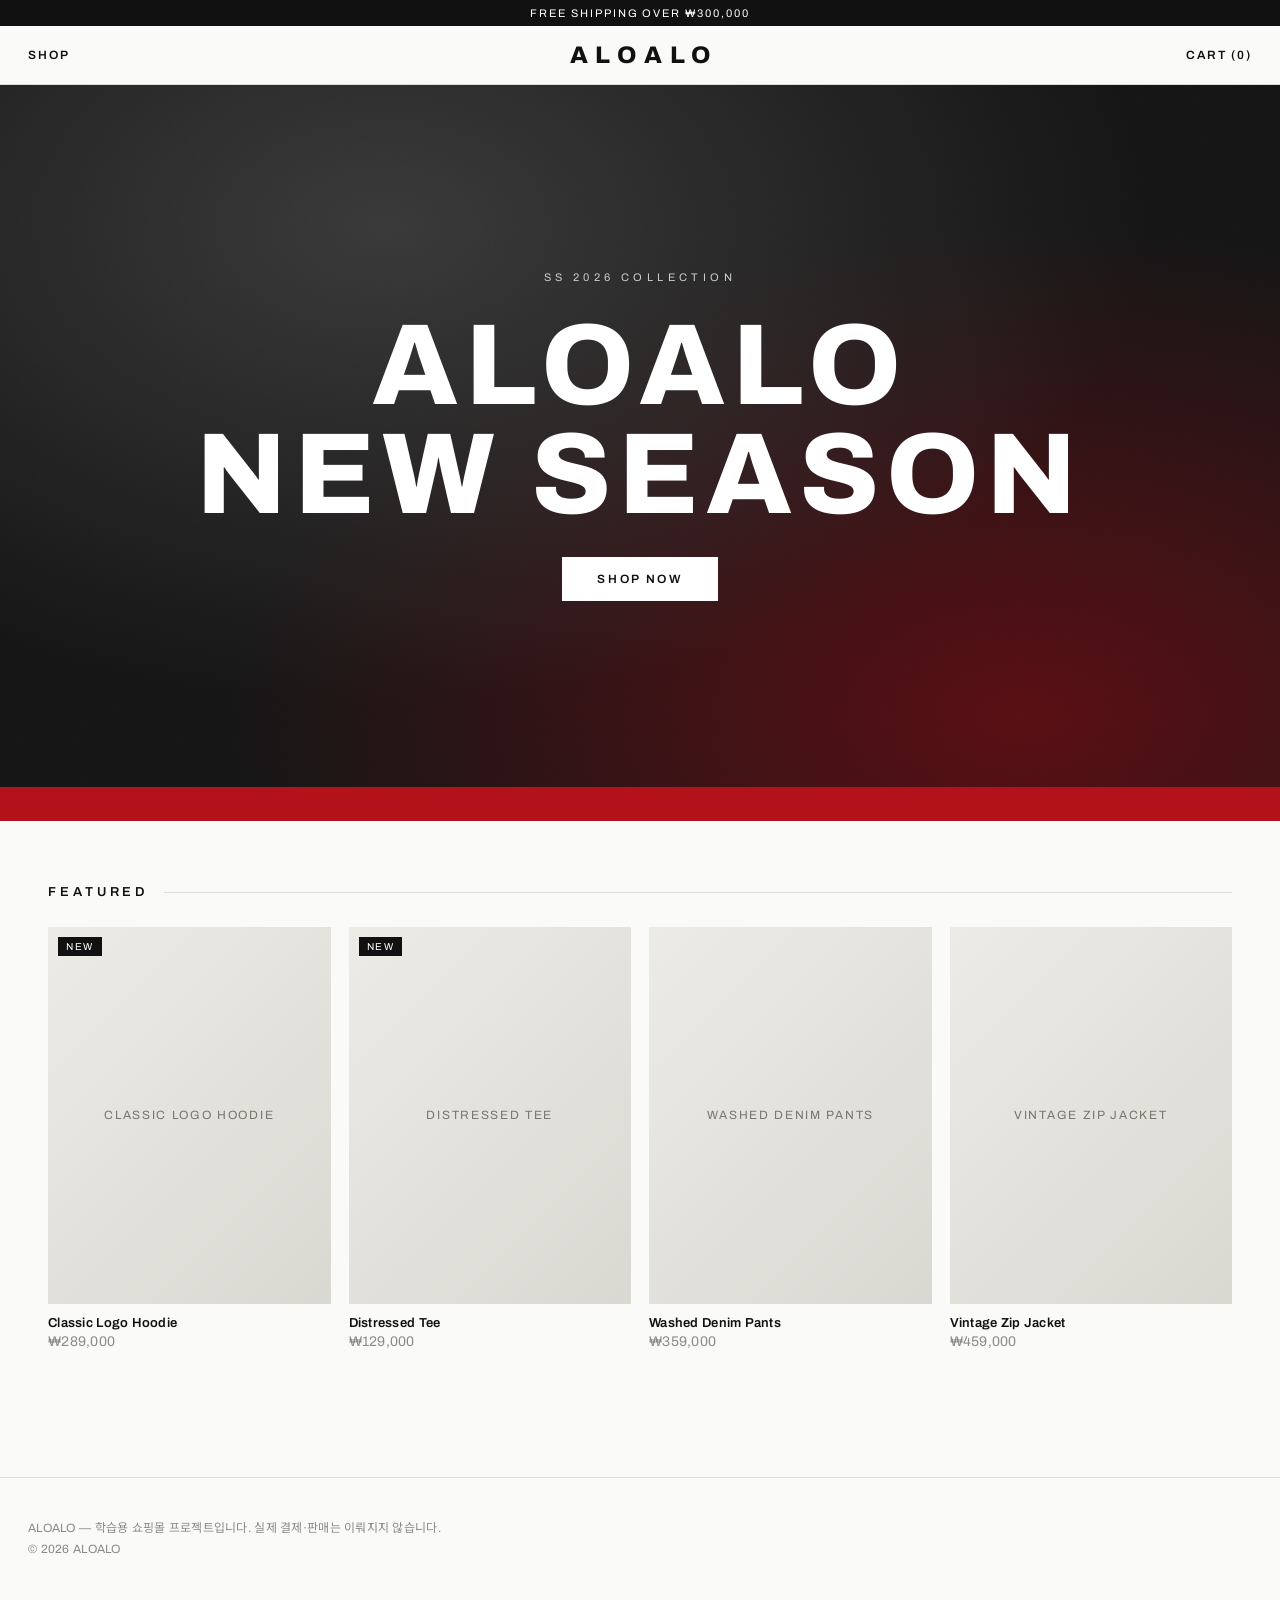
<file: index.html>
<!doctype html>
<html lang="ko"><head><meta charset="utf-8"><meta name="viewport" content="width=device-width,initial-scale=1">
<title>ALOALO</title><link rel="stylesheet" href="css/style.css"></head><body>
<header id="site-header"></header>
<main>
  <section class="hero"><small>SS 2026 COLLECTION</small><h1>ALOALO<br>NEW SEASON</h1><a class="btn" href="products.html">SHOP NOW</a></section>
  <div class="marquee"><span>NEW ARRIVALS — FREE SHIPPING OVER ₩300,000 — LIMITED DROP — NEW ARRIVALS — FREE SHIPPING OVER ₩300,000 — LIMITED DROP —</span></div>
  <section class="section"><h2>FEATURED</h2><div class="grid" id="featured"></div></section>
</main>
<footer id="site-footer"></footer>
<script src="js/data.js"></script><script src="js/cart.js"></script><script src="js/main.js"></script>
<script>document.getElementById("featured").innerHTML = PRODUCTS.slice(0,4).map(productCard).join("");</script>
</body></html>
</file>
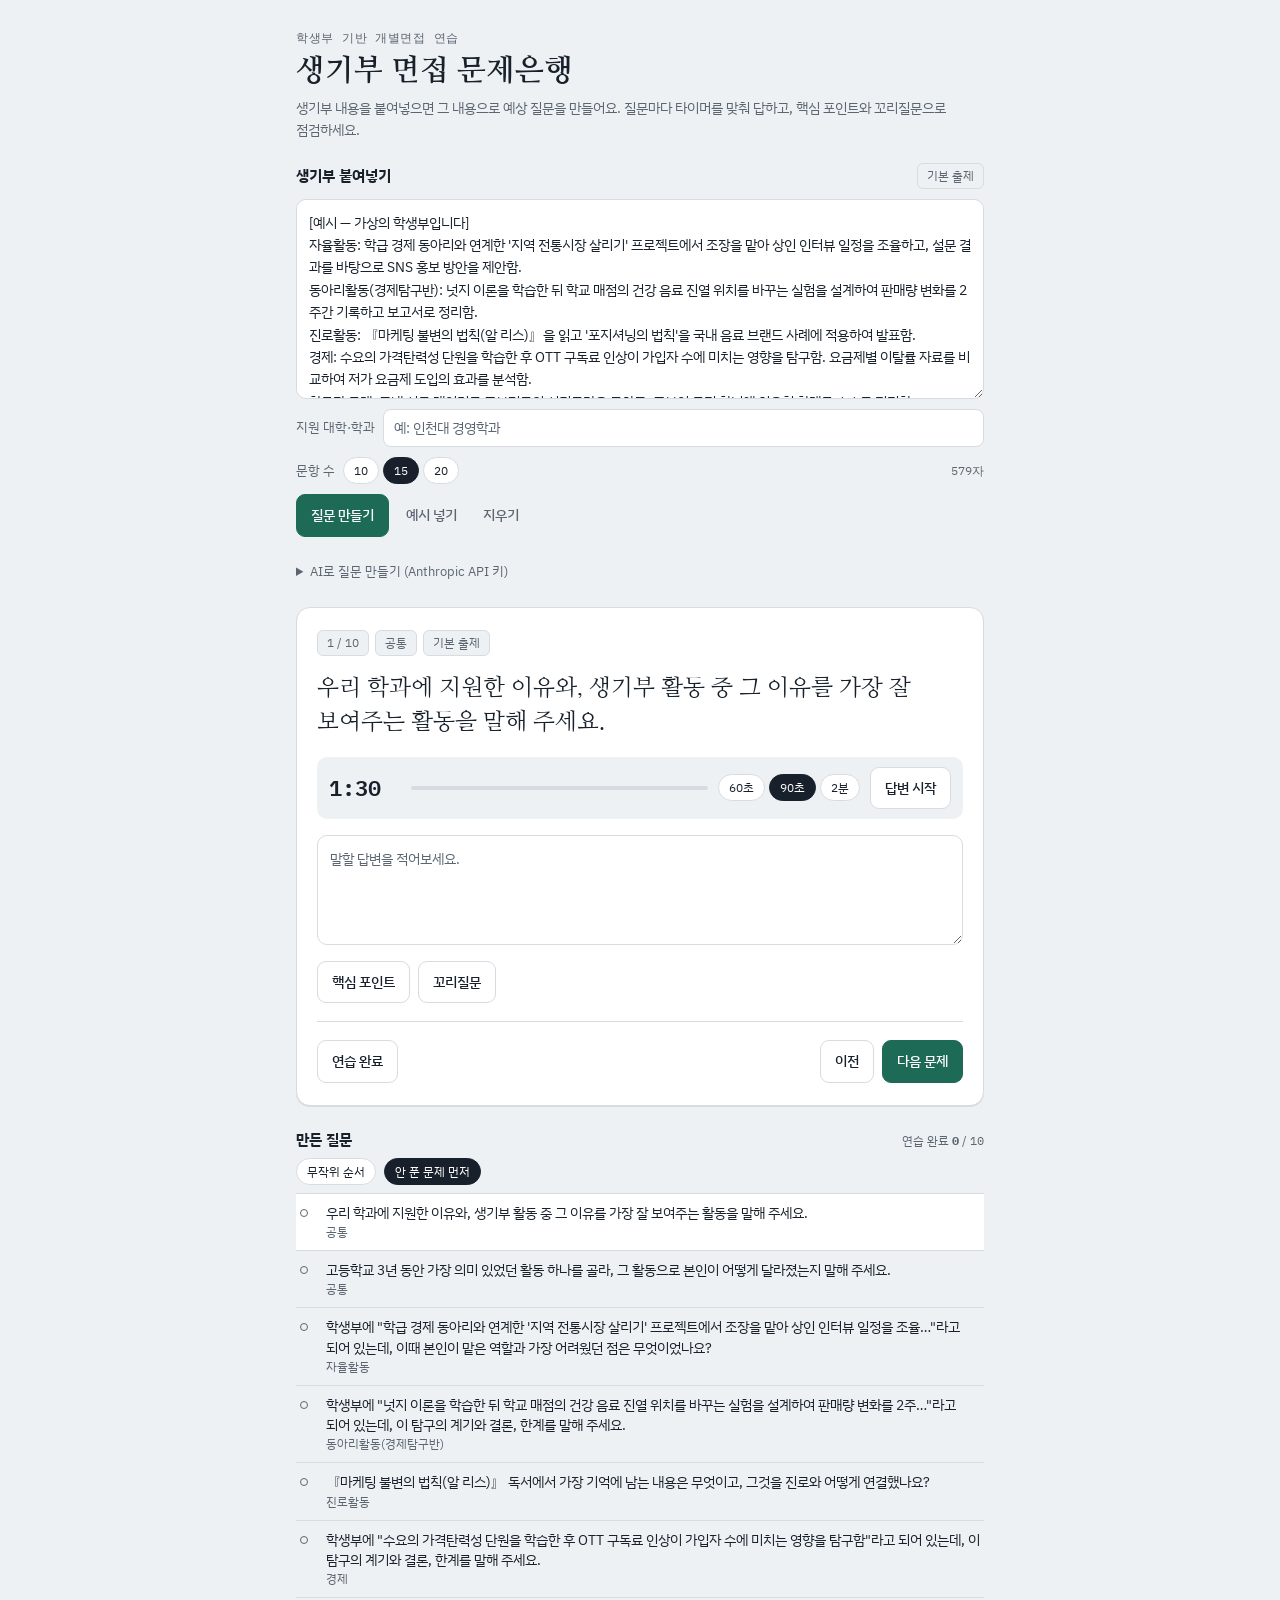
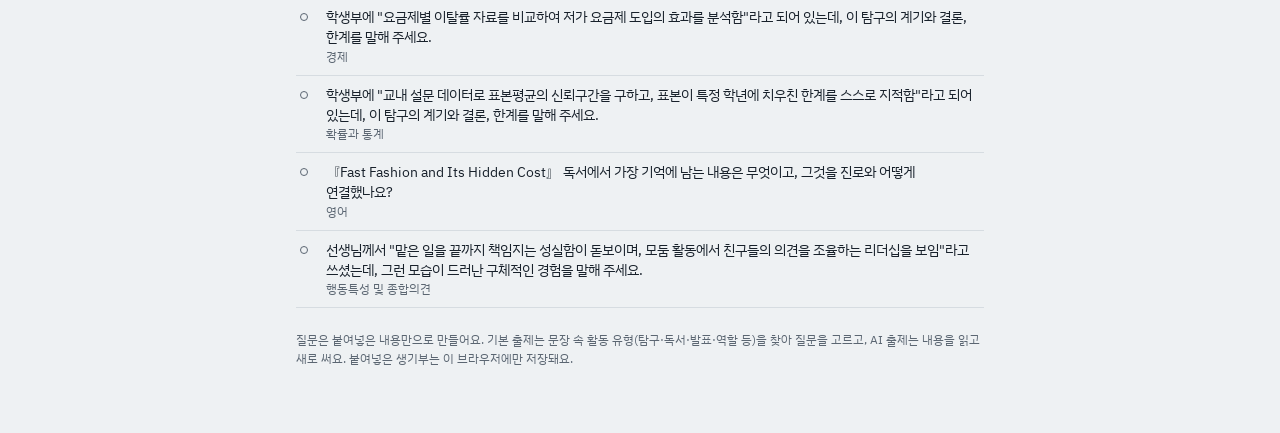
<file: interview/index.html>
<!doctype html>
<html lang="ko">
<head>
<meta charset="utf-8">
<meta name="viewport" content="width=device-width,initial-scale=1,viewport-fit=cover">
<style>:root{padding-top:env(safe-area-inset-top,0px);padding-bottom:env(safe-area-inset-bottom,0px)}body{margin:0}img{max-width:100%}[hidden]{display:none!important}</style>
<title>생기부 면접 문제은행</title>
<link rel="preconnect" href="https://fonts.googleapis.com">
<link rel="stylesheet" href="https://fonts.googleapis.com/css2?family=IBM+Plex+Sans+KR:wght@400;500;600;700&family=Nanum+Myeongjo:wght@700;800&family=IBM+Plex+Mono:wght@500;600&display=swap">
<style>
/* Layout: one column — paste the record, then a drawn question card, then the generated question list */
:root{
  --bg:#EEF1F3; --paper:#FFFFFF; --ink:#18212B; --muted:#5B6672; --line:#D6DCE1;
  --accent:#1D6B57; --accent-soft:#DCEDE6; --mark:#E9F5A8; --warn:#B4472B; --warn-soft:#F8E3DC; --ai:#3B4FA0; --ai-soft:#E3E7F6;
  --f-display:"Nanum Myeongjo","AppleMyungjo","Batang",serif;
  --f-body:"IBM Plex Sans KR","Apple SD Gothic Neo","Malgun Gothic",system-ui,sans-serif;
  --f-mono:"IBM Plex Mono",ui-monospace,"SFMono-Regular",monospace;
}
@media (prefers-color-scheme: dark){:root:not([data-theme="light"]){
  --bg:#12171C; --paper:#1A2128; --ink:#E6EBEF; --muted:#98A3AE; --line:#2C353E;
  --accent:#5FC2A3; --accent-soft:#1D3530; --mark:#4A5320; --warn:#F08A6C; --warn-soft:#3A231C; --ai:#9AAAF0; --ai-soft:#242B47; color-scheme:dark}}
:root[data-theme="dark"]{
  --bg:#12171C; --paper:#1A2128; --ink:#E6EBEF; --muted:#98A3AE; --line:#2C353E;
  --accent:#5FC2A3; --accent-soft:#1D3530; --mark:#4A5320; --warn:#F08A6C; --warn-soft:#3A231C; --ai:#9AAAF0; --ai-soft:#242B47; color-scheme:dark}
*{box-sizing:border-box}
body{background:var(--bg);color:var(--ink);font-family:var(--f-body);font-size:15px;line-height:1.6}
.wrap{max-width:720px;margin:0 auto;padding-block:28px 64px;padding-left:max(16px,env(safe-area-inset-left,0px));padding-right:max(16px,env(safe-area-inset-right,0px));display:flex;flex-direction:column;gap:22px}
header{display:flex;flex-direction:column;gap:6px}
.eyebrow{font-family:var(--f-mono);font-size:12px;letter-spacing:.06em;color:var(--muted)}
h1{font-family:var(--f-display);font-size:30px;line-height:1.25;margin:0;text-wrap:balance}
h2{font-size:15px;margin:0}
.lede{margin:0;color:var(--muted);font-size:14px;word-break:keep-all}
.num{font-family:var(--f-mono);font-variant-numeric:tabular-nums}

.input{display:flex;flex-direction:column;gap:10px}
.row{display:flex;align-items:center;gap:8px;flex-wrap:wrap}
.row label{font-size:13px;color:var(--muted)}
input[type=text],input[type=password],select{font:inherit;font-size:14px;padding:7px 10px;border-radius:8px;border:1px solid var(--line);background:var(--paper);color:var(--ink);min-width:0;flex:1 1 180px;max-width:100%}
textarea{width:100%;resize:vertical;font:inherit;font-size:14px;line-height:1.6;padding:12px;border-radius:10px;border:1px solid var(--line);background:var(--paper);color:var(--ink)}
textarea::placeholder,input::placeholder{color:var(--muted)}
#record{min-height:200px}
.mode{font-size:12px;padding:2px 9px;border-radius:6px}
.mode.ai{background:var(--ai-soft);color:var(--ai)}
.mode.rule{background:var(--bg);color:var(--muted);border:1px solid var(--line)}
.chip{appearance:none;border:1px solid var(--line);background:var(--paper);color:var(--ink);font:inherit;font-size:12px;padding:3px 10px;border-radius:999px;cursor:pointer}
.chip[aria-pressed="true"]{background:var(--ink);color:var(--paper);border-color:var(--ink)}
details.key{font-size:13px;color:var(--muted)}
details.key summary{cursor:pointer;padding:4px 0}
details.key .inner{display:flex;flex-direction:column;gap:8px;padding:8px 0 4px}

.card{background:var(--paper);border:1px solid var(--line);border-radius:14px;padding:22px 20px;display:flex;flex-direction:column;gap:16px;box-shadow:0 1px 0 var(--line)}
.meta{display:flex;flex-wrap:wrap;gap:6px}
.tag{font-size:12px;padding:2px 9px;border-radius:6px;background:var(--bg);color:var(--muted);border:1px solid var(--line)}
.tag.ai{background:var(--ai-soft);color:var(--ai);border-color:transparent}
.quote{font-size:13px;color:var(--muted);border-left:2px solid var(--line);padding-left:10px;margin-top:-4px;word-break:keep-all}
.question{font-family:var(--f-display);font-size:23px;line-height:1.5;margin:0;text-wrap:pretty;word-break:keep-all}
.intent{font-size:13px;color:var(--ai);margin-top:-8px}
.empty{color:var(--muted);font-size:14px}

.timer{display:flex;align-items:center;gap:10px;flex-wrap:wrap;padding:10px 12px;border-radius:10px;background:var(--bg)}
.clock{font-family:var(--f-mono);font-size:22px;font-weight:600;font-variant-numeric:tabular-nums;min-width:72px}
.clock.over{color:var(--warn)}
.tbar{flex:1 1 120px;height:4px;background:var(--line);border-radius:2px;overflow:hidden}
.tbar i{display:block;height:100%;width:0;background:var(--accent)}
.tbar.over i{background:var(--warn)}
.seg{display:flex;gap:4px}
#answer{min-height:110px}

.actions{display:flex;flex-wrap:wrap;gap:8px}
.btn{appearance:none;font:inherit;font-size:14px;font-weight:500;padding:9px 14px;border-radius:9px;border:1px solid var(--line);background:var(--paper);color:var(--ink);cursor:pointer;display:inline-flex;align-items:center;gap:6px}
.btn:hover{border-color:var(--muted)}
.btn.primary{background:var(--accent);border-color:var(--accent);color:var(--paper)}
.btn.ai{background:var(--ai-soft);border-color:transparent;color:var(--ai)}
.btn:disabled{opacity:.5;cursor:default}
.btn.ok[aria-pressed="true"]{background:var(--accent-soft);color:var(--accent);border-color:transparent}
.btn.ghost{border-color:transparent;background:transparent;color:var(--muted);padding-inline:8px}
.spacer{flex:1}
.chip:focus-visible,.btn:focus-visible,select:focus-visible,input:focus-visible,textarea:focus-visible,summary:focus-visible,.qlink:focus-visible{outline:2px solid var(--accent);outline-offset:2px}

.panel{border-left:3px solid var(--accent);padding:4px 0 4px 14px;display:flex;flex-direction:column;gap:6px}
.panel.follow{border-color:var(--muted)}
.panel h3{margin:0;font-size:12px;letter-spacing:.04em;color:var(--muted);font-weight:600}
.panel ul{margin:0;padding-left:18px;display:flex;flex-direction:column;gap:3px}
.feedback{background:var(--ai-soft);border-radius:10px;padding:14px 16px;white-space:pre-wrap;word-break:keep-all;font-size:14px;line-height:1.7}
.feedback .h{display:block;font-weight:700;color:var(--ai);margin-top:8px}
.feedback .h:first-child{margin-top:0}
.note{font-size:12px;color:var(--muted);word-break:keep-all}
.note.err{color:var(--warn)}
.divider{height:1px;background:var(--line);margin:2px 0}

.listhead{display:flex;justify-content:space-between;align-items:baseline;gap:8px;margin-bottom:6px}
.qlist{list-style:none;margin:0;padding:0;display:flex;flex-direction:column;border-top:1px solid var(--line)}
.qlist li{border-bottom:1px solid var(--line)}
.qlink{all:unset;box-sizing:border-box;cursor:pointer;display:grid;grid-template-columns:18px 1fr;gap:8px;padding:9px 4px;width:100%;font-size:13.5px;line-height:1.5;word-break:keep-all}
.qlink:hover{background:var(--paper)}
.qlink.cur{background:var(--paper)}
.qlink .dot{width:8px;height:8px;border-radius:50%;border:1.5px solid var(--muted);margin-top:6px}
.qlink.practiced .dot{background:var(--accent);border-color:var(--accent)}
.qlink small{display:block;color:var(--muted);font-size:12px}
footer{font-size:12px;color:var(--muted);word-break:keep-all}
@media (max-width:480px){h1{font-size:25px}.question{font-size:20px}.card{padding:18px 16px}}
@media (prefers-reduced-motion:reduce){*{transition:none!important}}
</style>

</head>
<body>
<div class="wrap">
  <header>
    <div class="eyebrow">학생부 기반 개별면접 연습</div>
    <h1>생기부 면접 문제은행</h1>
    <p class="lede">생기부 내용을 붙여넣으면 그 내용으로 예상 질문을 만들어요. 질문마다 타이머를 맞춰 답하고, 핵심 포인트와 꼬리질문으로 점검하세요.</p>
  </header>

  <section class="input" aria-label="생기부 입력">
    <div class="row"><h2>생기부 붙여넣기</h2><span class="spacer"></span><span class="mode rule" id="modeTag">기본 출제</span></div>
    <textarea id="record" placeholder="창체, 세특, 행동특성 등 생기부 내용을 그대로 붙여넣으세요. 과목명이나 영역명이 줄 앞에 있으면 출처로 표시돼요."></textarea>
    <div class="row">
      <label for="major">지원 대학·학과</label>
      <input type="text" id="major" placeholder="예: 인천대 경영학과">
    </div>
    <div class="row">
      <label>문항 수</label>
      <div class="seg" id="countSeg"></div>
      <span class="spacer"></span>
      <span class="note num" id="charCount">0자</span>
    </div>
    <div class="actions">
      <button class="btn primary" id="btnMake">질문 만들기</button>
      <button class="btn ghost" id="btnSample">예시 넣기</button>
      <button class="btn ghost" id="btnClear">지우기</button>
    </div>
    <div class="note" id="makeNote"></div>
    <details class="key" id="keyBox" hidden>
      <summary>AI로 질문 만들기 (Anthropic API 키)</summary>
      <div class="inner">
        <div>키를 넣으면 기본 출제 대신 Claude가 생기부를 읽고 질문과 답변 피드백을 만들어요. 키는 이 브라우저에만 저장되고, 요청은 브라우저에서 Anthropic으로 바로 가요. 사용 요금은 키 주인에게 청구돼요.</div>
        <div class="row"><input type="password" id="apiKey" placeholder="sk-ant-..." autocomplete="off"><button class="btn" id="btnKey">저장</button></div>
      </div>
    </details>
  </section>

  <article class="card" id="card" aria-live="polite">
    <div class="meta" id="meta"></div>
    <div class="quote" id="quote" hidden></div>
    <p class="question" id="question"></p>
    <div class="intent" id="intent" hidden></div>

    <div class="timer">
      <span class="clock" id="clock">1:30</span>
      <div class="tbar" id="tbar"><i id="tfill"></i></div>
      <div class="seg" id="tLen"></div>
      <button class="btn" id="tBtn">답변 시작</button>
    </div>

    <textarea id="answer" placeholder="말할 답변을 적어보세요."></textarea>

    <div class="actions">
      <button class="btn" id="btnPoints">핵심 포인트</button>
      <button class="btn" id="btnFollow">꼬리질문</button>
      <button class="btn ai" id="btnFeedback" hidden>AI 피드백</button>
    </div>

    <div class="panel" id="pPoints" hidden><h3>답변에 넣을 것</h3><ul id="points"></ul></div>
    <div class="panel follow" id="pFollow" hidden><h3>예상 꼬리질문</h3><div id="follow"></div></div>
    <div id="fbWrap" hidden><div class="feedback" id="feedback"></div><div class="actions" style="margin-top:8px"><button class="btn" id="fbStop" hidden>멈추기</button></div></div>

    <div class="divider"></div>
    <div class="actions">
      <button class="btn ok" id="btnDone" aria-pressed="false">연습 완료</button>
      <span class="spacer"></span>
      <button class="btn" id="btnPrev">이전</button>
      <button class="btn primary" id="btnNext">다음 문제</button>
    </div>
  </article>

  <section>
    <div class="listhead"><h2>만든 질문</h2><span class="note">연습 완료 <b class="num" id="doneCount">0</b> / <span class="num" id="totalCount">0</span></span></div>
    <div class="row" style="margin-bottom:8px"><button class="chip" id="fShuffle" aria-pressed="false">무작위 순서</button><button class="chip" id="fFresh" aria-pressed="true">안 푼 문제 먼저</button></div>
    <ul class="qlist" id="qlist"></ul>
  </section>

  <footer>질문은 붙여넣은 내용만으로 만들어요. 기본 출제는 문장 속 활동 유형(탐구·독서·발표·역할 등)을 찾아 질문을 고르고, AI 출제는 내용을 읽고 새로 써요. 붙여넣은 생기부는 이 브라우저에만 저장돼요.</footer>
</div>

<script>
const $=id=>document.getElementById(id);
const store={get(k,d){try{const v=localStorage.getItem(k);return v==null?d:JSON.parse(v)}catch(e){return d}},set(k,v){try{localStorage.setItem(k,JSON.stringify(v))}catch(e){}}};

const SAMPLE=`[예시 — 가상의 학생부입니다]
자율활동: 학급 경제 동아리와 연계한 '지역 전통시장 살리기' 프로젝트에서 조장을 맡아 상인 인터뷰 일정을 조율하고, 설문 결과를 바탕으로 SNS 홍보 방안을 제안함.
동아리활동(경제탐구반): 넛지 이론을 학습한 뒤 학교 매점의 건강 음료 진열 위치를 바꾸는 실험을 설계하여 판매량 변화를 2주간 기록하고 보고서로 정리함.
진로활동: 『마케팅 불변의 법칙(알 리스)』을 읽고 '포지셔닝의 법칙'을 국내 음료 브랜드 사례에 적용하여 발표함.
경제: 수요의 가격탄력성 단원을 학습한 후 OTT 구독료 인상이 가입자 수에 미치는 영향을 탐구함. 요금제별 이탈률 자료를 비교하여 저가 요금제 도입의 효과를 분석함.
확률과 통계: 교내 설문 데이터로 표본평균의 신뢰구간을 구하고, 표본이 특정 학년에 치우친 한계를 스스로 지적함.
영어: 'Fast Fashion and Its Hidden Cost' 기사를 읽고 패스트패션의 환경 비용에 대해 찬반 토론을 진행하며 소비자 책임을 강조함.
행동특성 및 종합의견: 맡은 일을 끝까지 책임지는 성실함이 돋보이며, 모둠 활동에서 친구들의 의견을 조율하는 리더십을 보임.`;

const state={
  record:store.get("record",null), major:store.get("major",""), count:store.get("count",15), len:store.get("len",90),
  qs:store.get("qs",[]), practiced:new Set(store.get("practiced",[])), order:[], pos:0,
  shuffle:store.get("shuffle",false), fresh:store.get("fresh",true), apiKey:store.get("apiKey","")
};
if(state.record===null){state.record=SAMPLE;}
$("record").value=state.record; $("major").value=state.major;
const countChars=()=>{$("charCount").textContent=$("record").value.length.toLocaleString()+"자";};
countChars();
$("record").addEventListener("input",()=>{countChars();store.set("record",$("record").value);});
$("major").addEventListener("input",()=>store.set("major",$("major").value));

function chipRow(el,items,getter,setter){el.innerHTML="";items.forEach(([v,label])=>{const b=document.createElement("button");b.className="chip";b.textContent=label;b.setAttribute("aria-pressed",String(getter()===v));b.onclick=()=>{setter(v);chipRow(el,items,getter,setter);};el.appendChild(b);});}
chipRow($("countSeg"),[[10,"10"],[15,"15"],[20,"20"]],()=>state.count,v=>{state.count=v;store.set("count",v);});

// ---------- 기본 출제 (규칙 기반) ----------
const TYPES=[
 {k:"trait",label:"행동특성",re:/(성실|책임감|리더십|배려|주도적|열정|적극적|협력적|돋보이|보임\.|자기관리|솔직)/,
  q:(t,s)=>`선생님께서 "${s}"라고 쓰셨는데, 그런 모습이 드러난 구체적인 경험을 말해 주세요.`,
  p:["구체적인 장면 하나(언제·무엇을)","그때 한 행동과 이유","주변에 준 영향이나 결과"],f:"반대로 본인의 단점은 무엇이라고 생각하나요?"},
 {k:"read",label:"독서",re:/(독서|읽고|읽은|읽으며|『)/,
  q:(t,s)=>t?`『${t}』 독서에서 가장 기억에 남는 내용은 무엇이고, 그것을 진로와 어떻게 연결했나요?`:`학생부에 "${s}"라고 되어 있는데, 이 책에서 가장 기억에 남는 내용과 진로와의 연결점을 말해 주세요.`,
  p:["책을 고른 계기","핵심 내용 한 가지를 자기 말로","실제 사례나 활동에 적용한 점","진로와 연결"],f:"책의 주장에 동의하지 않는 부분은 없었나요?"},
 {k:"role",label:"역할·협업",re:/(조장|팀장|리더|대표|모둠|팀원|협업|협력하여|조율|역할을)/,
  q:(t,s)=>`학생부에 "${s}"라고 되어 있는데, 이때 본인이 맡은 역할과 가장 어려웠던 점은 무엇이었나요?`,
  p:["맡은 역할을 구체적으로","어려움 → 해결 행동","팀 결과와 배운 점"],f:"팀원과 의견이 갈렸을 때 어떻게 결정했나요?"},
 {k:"present",label:"발표·토론",re:/(발표|토론|토의|논쟁|찬반)/,
  q:(t,s)=>t?`'${t}' 발표·토론에서 본인의 핵심 주장은 무엇이었고, 어떤 반론을 받았나요?`:`학생부에 "${s}"라고 되어 있는데, 이때 본인의 핵심 주장과 받았던 반론을 말해 주세요.`,
  p:["핵심 주장 한 문장","근거 1~2개","받은 반론과 대응"],f:"지금 다시 한다면 주장을 바꿀 부분이 있나요?"},
 {k:"propose",label:"제안·기획",re:/(제안|기획|사업계획|아이디어|방안을|개선안)/,
  q:(t,s)=>t?`'${t}' 제안의 근거는 무엇이고, 실제로 실행하면 어떤 문제가 생길까요?`:`학생부에 "${s}"라고 되어 있는데, 그 제안의 근거와 실행할 때 예상되는 문제를 말해 주세요.`,
  p:["문제 상황 정의","제안 내용과 근거","실행 시 한계·비용","보완 방법"],f:"이 제안을 실제 기업이 쓰지 않는 이유가 있다면 뭘까요?"},
 {k:"inquiry",label:"탐구",re:/(탐구|보고서|분석|조사|실험|연구|비교하여|정리함|데이터|통계|지적함|설계)/,
  q:(t,s)=>t?`'${t}' 탐구를 하게 된 계기와 결론, 그리고 탐구의 한계는 무엇이었나요?`:`학생부에 "${s}"라고 되어 있는데, 이 탐구의 계기와 결론, 한계를 말해 주세요.`,
  p:["탐구 계기(수업 내용·의문)","방법: 자료·분석 방식","결론 한 문장","한계와 후속 탐구"],f:"결론을 뒷받침하는 근거가 충분했다고 생각하나요?"},
 {k:"concept",label:"개념",re:/(이론|효과|법칙|곡선|원리|모형|가설|개념|단원)/,
  q:(t,s)=>t?`'${t}'을(를) 처음 듣는 사람에게 설명한다면 어떻게 하겠어요? 실제 사례도 들어 주세요.`:`학생부에 "${s}"라고 되어 있는데, 여기 나온 개념을 쉽게 설명하고 실제 사례에 적용해 보세요.`,
  p:["개념을 한 문장으로 정의","쉬운 예시","경제·경영 사례 적용"],f:"이 개념이 잘 맞지 않는 경우도 있을까요?"}
];
const GENERIC={k:"generic",label:"활동",q:(t,s)=>`학생부에 "${s}"라고 되어 있는데, 이 활동을 하게 된 계기와 과정, 느낀 점을 말해 주세요.`,p:["계기","구체적으로 한 일","결과와 느낀 점","진로와 연결"],f:"이 활동을 다시 한다면 무엇을 다르게 하겠어요?"};
const CONCEPT_RE=/([가-힣A-Za-z·\-]{2,14}\s?(?:이론|효과|법칙|곡선|원리|모형|가설|탄력성))/;
const QUOTE_RE=/[『「'"“‘]([^』」'"”’]{2,40})[』」'"”’]/;

function parseRecord(text){
  const lines=text.replace(/\r/g,"").split("\n").map(s=>s.trim()).filter(Boolean);
  let section="";const out=[];
  for(const line of lines){
    if(/^\[?예시/.test(line))continue;
    if(/^[\[【#].{1,20}[\]】]?$/.test(line)||(line.length<=16&&!/[.다함음됨임]$/.test(line))){section=line.replace(/[\[\]【】#:：]/g,"").trim();continue;}
    let body=line;const hm=line.match(/^([가-힣A-Za-z0-9ⅠⅡⅢ·\s()]{2,24})\s*[:：]\s*(.+)$/);
    if(hm){section=hm[1].trim();body=hm[2];}
    body.split(/(?<=[.。!?])\s+/).forEach(s=>{s=s.trim();if(s.length>=18)out.push({sec:section,s});});
  }
  return out;
}
function snip(s){s=s.replace(/\s+/g," ").replace(/\.$/,"");return s.length>58?s.slice(0,56)+"…":s;}
function keywords(s){const k=[];let m;const re=/\(([^)]{2,30})\)/g;while((m=re.exec(s)))k.push(m[1]);const q=s.match(QUOTE_RE);if(q)k.unshift(q[1]);return [...new Set(k)].slice(0,3);}

function ruleGenerate(text,major,n){
  const sents=parseRecord(text);
  const cands=[];
  sents.forEach((x,i)=>{
    const isTrait=/행동|종합의견|행발/.test(x.sec);
    const type=isTrait?TYPES[0]:(TYPES.slice(1).find(t=>t.re.test(x.s))||(TYPES[0].re.test(x.s)?TYPES[0]:GENERIC));
    const qm=x.s.match(QUOTE_RE);let topic=qm?qm[1]:"";
    if(!topic&&type.k==="concept"){const cm=x.s.match(CONCEPT_RE);if(cm)topic=cm[1].trim();}
    if(type.k==="read"&&!qm){topic="";}
    const score=(qm?1:0)+Math.min(x.s.length,140)/140+({inquiry:1,propose:.9,role:.8,read:.8,present:.7,concept:.6,trait:.5,generic:-.6}[type.k]||0);
    const kw=keywords(x.s);
    cands.push({i,score,type,key:x.sec+"|"+type.k,item:{src:(x.sec||type.label),quote:snip(x.s),q:type.q(topic,snip(x.s)),p:(kw.length?["학생부 키워드: "+kw.join(", ")]:[]).concat(type.p),f:type.f,by:"rule"}});
  });
  // 유형별 상한으로 골고루
  const cap=Math.max(3,Math.ceil(n/3));const perType={};const seen=new Set();const picked=[];const sorted=cands.slice().sort((a,b)=>b.score-a.score);
  sorted.forEach(c=>{if(picked.length>=n-2||seen.has(c.key))return;if((perType[c.type.k]||0)>=cap)return;perType[c.type.k]=(perType[c.type.k]||0)+1;seen.add(c.key);picked.push(c);});
  sorted.forEach(c=>{if(picked.length<n-2&&!picked.includes(c))picked.push(c);});
  picked.sort((a,b)=>a.i-b.i);
  const m=major||"우리 학과";
  const common=[
    {src:"공통",quote:"",q:`${m}에 지원한 이유와, 생기부 활동 중 그 이유를 가장 잘 보여주는 활동을 말해 주세요.`,p:["진로 관심이 생긴 계기","대표 활동 1~2개로 근거","입학 후 배우고 싶은 분야"],f:"졸업 후 구체적으로 어떤 일을 하고 싶나요?",by:"rule"},
    {src:"공통",quote:"",q:"고등학교 3년 동안 가장 의미 있었던 활동 하나를 골라, 그 활동으로 본인이 어떻게 달라졌는지 말해 주세요.",p:["활동 선택 이유","과정에서 부딪힌 문제","달라진 생각이나 행동"],f:"그 경험을 대학에서는 어떻게 이어가고 싶나요?",by:"rule"}
  ];
  return common.concat(picked.map(c=>c.item));
}

// ---------- AI ----------
let sample=null;const ai={kind:null};
function setMode(){
  ai.kind=sample?"claude":(state.apiKey?"key":null);
  const t=$("modeTag");t.className="mode "+(ai.kind?"ai":"rule");t.textContent=ai.kind?"AI 출제":"기본 출제";
  $("btnFeedback").hidden=!ai.kind;
  $("keyBox").hidden=!!sample;
}
async function askText(prompt,{onText,signal}={}){
  if(ai.kind==="claude"){const r=await sample(prompt,{onText,signal,cache:false});return r.text;}
  if(ai.kind==="key"){
    let res;
    try{res=await fetch("https://api.anthropic.com/v1/messages",{method:"POST",signal,headers:{"content-type":"application/json","x-api-key":state.apiKey,"anthropic-version":"2023-06-01","anthropic-dangerous-direct-browser-access":"true"},body:JSON.stringify({model:"claude-sonnet-5-5",max_tokens:6000,messages:[{role:"user",content:prompt}]})});}
    catch(e){throw{code:e.name==="AbortError"?"cancelled":"network"};}
    if(!res.ok){throw{code:res.status===401?"bad_key":res.status===429?"rate_limited":"upstream_error"};}
    const j=await res.json();const text=(j.content||[]).filter(c=>c.type==="text").map(c=>c.text).join("");
    if(onText)onText({text});return text;
  }
  throw{code:"no_ai"};
}
function parseJSON(t){try{return JSON.parse(t)}catch(e){}const f=t.match(/```(?:json)?\s*([\s\S]*?)```/);if(f){try{return JSON.parse(f[1])}catch(e){}}const a=t.indexOf("["),b=t.lastIndexOf("]");if(a>=0&&b>a){try{return JSON.parse(t.slice(a,b+1))}catch(e){}}throw{code:"invalid_json"};}
async function askJSON(prompt){
  if(ai.kind==="claude")return sample.json(prompt,{cache:false});
  return parseJSON(await askText(prompt));
}
const errCopy=c=>({rate_limited:"요청이 많아요. 잠시 후 다시 눌러 주세요.",bad_key:"API 키가 맞지 않아요. 키를 다시 확인해 주세요.",session_expired:"다시 로그인해 주세요.",refused:"이 내용으로는 만들 수 없대요. 내용을 바꿔 보세요.",invalid_json:"결과 형식이 깨졌어요. 한 번 더 눌러 주세요.",empty_completion:"결과가 비었어요. 다시 시도해 주세요.",network:"Anthropic에 연결하지 못했어요. 네트워크를 확인해 주세요.",prompt_too_large:"생기부가 너무 길어요. 나눠서 넣어 주세요."}[c]||"연결이 끊겼어요. 다시 시도해 주세요.");
const HIDE=["not_granted","sampling_disabled","not_declared","capability_disabled","capability_removed"];

async function aiGenerate(text,major,n){
  const prompt=`너는 ${major||"상경계열 학과"} 학생부종합전형 개별면접 면접관이다. 아래 학생부 내용만 근거로 예상 면접 질문 ${n}개를 만든다.
규칙:
- 학생부에 없는 활동·역할·성과를 지어내지 않는다.
- 지원 동기나 진로를 묻는 질문 1개, 행동특성 관련 질문 1개를 포함하고, 나머지는 서로 다른 활동에서 고른다.
- '배운 점이 뭔가요' 같은 뻔한 질문보다 동기·과정·개념 이해·한계·적용을 확인하는 구체적 질문을 쓴다.
- 질문은 면접관 말투의 존댓말, 한두 문장.
JSON 배열 하나로만 답한다. 각 원소: {"src":"출처(과목·영역명, 10자 이내)","quote":"근거가 된 학생부 문장 일부(60자 이내, 원문 그대로)","question":"질문","intent":"평가 의도 한 문장","points":["답변에 담을 핵심 3~4개, 각 25자 이내"],"follow":"꼬리질문 1개"}

학생부:
"""${text.slice(0,60000)}"""`;
  const arr=await askJSON(prompt);
  if(!Array.isArray(arr)||!arr.length)throw{code:"invalid_json"};
  return arr.filter(x=>x&&typeof x.question==="string").map(x=>({src:String(x.src||"생기부"),quote:String(x.quote||""),q:x.question,intent:String(x.intent||""),p:Array.isArray(x.points)?x.points.map(String):[],f:String(x.follow||""),by:"ai"}));
}

// ---------- 만들기 ----------
async function make(){
  const text=$("record").value.trim();const major=$("major").value.trim();
  if(text.length<40){note("생기부 내용을 조금 더 붙여넣어 주세요.",true);return;}
  $("btnMake").disabled=true;
  let qs=null;
  if(ai.kind){
    note(ai.kind==="claude"?"Claude가 생기부를 읽고 질문을 만드는 중이에요. 30초~1분 정도 걸려요.":"질문을 만드는 중이에요. 30초~1분 정도 걸려요.");
    try{qs=await aiGenerate(text,major,state.count);}
    catch(e){
      if(HIDE.includes(e.code)){sample=null;setMode();}
      note(errCopy(e.code)+" 대신 기본 출제로 만들었어요.",true);
    }
  }
  if(!qs){qs=ruleGenerate(text,major,state.count);if(!ai.kind)note(qs.length>2?`질문 ${qs.length}개를 만들었어요.`:"질문으로 만들 만한 문장을 거의 찾지 못했어요. 활동 문장이 들어간 부분을 더 넣어 주세요.",qs.length<=2);}
  else note(`질문 ${qs.length}개를 만들었어요.`);
  const stamp=Date.now().toString(36);
  state.qs=qs.map((x,i)=>({...x,id:stamp+"-"+i}));
  state.practiced=new Set();store.set("practiced",[]);
  store.set("qs",state.qs);
  buildOrder();show(0);
  $("btnMake").disabled=false;
}
function note(t,err){$("makeNote").textContent=t;$("makeNote").className="note"+(err?" err":"");}
$("btnMake").onclick=make;
$("btnSample").onclick=()=>{$("record").value=SAMPLE;store.set("record",SAMPLE);countChars();};
$("btnClear").onclick=()=>{$("record").value="";store.set("record","");countChars();$("record").focus();};
$("btnKey").onclick=()=>{state.apiKey=$("apiKey").value.trim();store.set("apiKey",state.apiKey);setMode();note(state.apiKey?"키를 저장했어요. 이제 질문 만들기를 누르면 AI가 출제해요.":"키를 지웠어요. 기본 출제로 돌아갔어요.");};
$("apiKey").value=state.apiKey;

// ---------- 순서·카드 ----------
function buildOrder(){
  let idx=state.qs.map((_,i)=>i);
  if(state.shuffle){for(let i=idx.length-1;i>0;i--){const j=Math.floor(Math.random()*(i+1));[idx[i],idx[j]]=[idx[j],idx[i]];}}
  if(state.fresh){idx=idx.filter(i=>!state.practiced.has(state.qs[i].id)).concat(idx.filter(i=>state.practiced.has(state.qs[i].id)));}
  state.order=idx;state.pos=0;
}
function tag(text,cls){const s=document.createElement("span");s.className="tag"+(cls?" "+cls:"");s.textContent=text;return s;}
function show(pos){
  stopFeedback();resetTimer();
  const empty=!state.qs.length;
  if(empty){$("meta").innerHTML="";$("quote").hidden=true;$("question").textContent="위에 생기부를 붙여넣고 질문 만들기를 눌러 주세요.";$("question").className="question empty";$("intent").hidden=true;renderList();return;}
  $("question").className="question";
  state.pos=(pos+state.order.length)%state.order.length;
  const x=state.qs[state.order[state.pos]];
  const m=$("meta");m.innerHTML="";
  m.appendChild(tag((state.pos+1)+" / "+state.order.length));
  m.appendChild(tag(x.src));
  m.appendChild(tag(x.by==="ai"?"AI 출제":"기본 출제",x.by==="ai"?"ai":""));
  $("quote").hidden=!x.quote;$("quote").textContent=x.quote?"“"+x.quote+"”":"";
  $("question").textContent=x.q;
  $("intent").hidden=!x.intent;$("intent").textContent=x.intent?"평가 의도 · "+x.intent:"";
  $("points").innerHTML="";x.p.forEach(t=>{const li=document.createElement("li");li.textContent=t;$("points").appendChild(li);});
  $("follow").textContent=x.f||"";
  $("pPoints").hidden=true;$("pFollow").hidden=true;$("btnPoints").textContent="핵심 포인트";$("btnFollow").textContent="꼬리질문";
  $("answer").value="";$("fbWrap").hidden=true;
  const pr=state.practiced.has(x.id);$("btnDone").setAttribute("aria-pressed",String(pr));$("btnDone").textContent=pr?"연습 완료됨":"연습 완료";
  renderList();
}
const cur=()=>state.qs.length?state.qs[state.order[state.pos]]:null;
$("btnPoints").onclick=()=>{const h=!$("pPoints").hidden;$("pPoints").hidden=h;$("btnPoints").textContent=h?"핵심 포인트":"포인트 숨기기";};
$("btnFollow").onclick=()=>{const h=!$("pFollow").hidden;$("pFollow").hidden=h;$("btnFollow").textContent=h?"꼬리질문":"꼬리질문 숨기기";};
$("btnNext").onclick=()=>state.qs.length&&show(state.pos+1);
$("btnPrev").onclick=()=>state.qs.length&&show(state.pos-1);
$("btnDone").onclick=()=>{const x=cur();if(!x)return;if(state.practiced.has(x.id))state.practiced.delete(x.id);else state.practiced.add(x.id);store.set("practiced",[...state.practiced]);const pr=state.practiced.has(x.id);$("btnDone").setAttribute("aria-pressed",String(pr));$("btnDone").textContent=pr?"연습 완료됨":"연습 완료";renderList();};
function toggle(id,key){const b=$(id);b.setAttribute("aria-pressed",String(state[key]));b.onclick=()=>{state[key]=!state[key];store.set(key,state[key]);b.setAttribute("aria-pressed",String(state[key]));if(state.qs.length){buildOrder();show(0);}};}
toggle("fShuffle","shuffle");toggle("fFresh","fresh");

function renderList(){
  $("doneCount").textContent=state.practiced.size;$("totalCount").textContent=state.qs.length;
  const ul=$("qlist");ul.innerHTML="";
  const c=cur();
  state.qs.forEach((x,i)=>{const li=document.createElement("li");const b=document.createElement("button");
    b.className="qlink"+(state.practiced.has(x.id)?" practiced":"")+(c&&c.id===x.id?" cur":"");
    b.innerHTML="<span class='dot'></span><span></span>";const t=b.children[1];t.textContent=x.q;const sm=document.createElement("small");sm.textContent=x.src;t.appendChild(sm);
    b.onclick=()=>{const p=state.order.indexOf(i);show(p<0?0:p);$("card").scrollIntoView({behavior:"smooth",block:"start"});};
    li.appendChild(b);ul.appendChild(li);});
}

// ---------- 타이머 ----------
let tStart=0,tTimer=null;
const fmt=s=>{const neg=s<0;s=Math.abs(Math.round(s));return (neg?"+":"")+Math.floor(s/60)+":"+String(s%60).padStart(2,"0");};
function resetTimer(){clearInterval(tTimer);tTimer=null;$("clock").textContent=fmt(state.len);$("clock").classList.remove("over");$("tbar").classList.remove("over");$("tfill").style.width="0";$("tBtn").textContent="답변 시작";}
function tick(){const el=(Date.now()-tStart)/1000,left=state.len-el;$("clock").textContent=fmt(left);const over=left<0;$("clock").classList.toggle("over",over);$("tbar").classList.toggle("over",over);$("tfill").style.width=Math.min(100,el/state.len*100)+"%";}
$("tBtn").onclick=()=>{if(tTimer){clearInterval(tTimer);tTimer=null;$("tBtn").textContent="다시 시작";}else{if($("tBtn").textContent==="다시 시작")resetTimer();tStart=Date.now();tTimer=setInterval(tick,250);$("tBtn").textContent="멈추기";}};
chipRow($("tLen"),[[60,"60초"],[90,"90초"],[120,"2분"]],()=>state.len,v=>{state.len=v;store.set("len",v);if(!tTimer)resetTimer();});

// ---------- AI 피드백 ----------
let fbCtl=null;
function stopFeedback(){if(fbCtl){fbCtl.abort();fbCtl=null;}$("fbStop").hidden=true;}
function renderFb(text){const box=$("feedback");box.textContent="";text.split("\n").forEach(line=>{if(/^■/.test(line.trim())){const s=document.createElement("span");s.className="h";s.textContent=line.trim().replace(/^■\s*/,"");box.appendChild(s);}else box.appendChild(document.createTextNode(line+"\n"));});}
$("fbStop").onclick=stopFeedback;
$("btnFeedback").onclick=async()=>{
  const x=cur();if(!x)return;const ans=$("answer").value.trim();
  if(ans.length<20){$("fbWrap").hidden=false;renderFb("답변을 조금 더 적어 주세요. 두세 문장 이상 쓰면 피드백할 수 있어요.");return;}
  stopFeedback();fbCtl=new AbortController();
  $("fbWrap").hidden=false;renderFb("답변 읽는 중…");$("fbStop").hidden=false;$("btnFeedback").disabled=true;
  const prompt=`너는 ${$("major").value.trim()||"상경계열 학과"} 학생부종합 면접 코치다. 고3 학생의 답변을 평가한다.
학생부 전체(참고용):
"""${$("record").value.slice(0,20000)}"""

면접 질문: ${x.q}
${x.quote?"근거 문장: "+x.quote+"\n":""}답변에 담기면 좋은 핵심: ${x.p.join(" / ")}
학생 답변:
"""${ans.slice(0,3000)}"""

아래 형식 그대로, 한국어로 짧고 구체적으로 답한다. 각 제목은 줄 맨 앞에 ■ 를 붙인다. 마크다운 기호(#, *, **)는 쓰지 않는다.
■ 점수: N/10 — 한 줄 총평
■ 좋았던 점 (2개 이내)
■ 보완할 점 (3개 이내, 빠진 핵심 키워드와 두괄식 여부 포함)
■ 과장·사실 확인 (학생부에 없는 역할·성과·시기를 주장했으면 지적, 없으면 '없음')
■ 다듬은 답변 (60~90초 분량, 학생 말투, 학생부에 있는 사실만 사용)
■ 이어질 꼬리질문 1개`;
  try{await askText(prompt,{signal:fbCtl.signal,onText:({text})=>renderFb(text)});}
  catch(e){
    if(e.code==="cancelled"){}
    else if(HIDE.includes(e.code)){sample=null;setMode();$("fbWrap").hidden=true;}
    else if(e.text)renderFb(e.text+"\n\n("+errCopy(e.code)+")");else renderFb(errCopy(e.code));
  }finally{fbCtl=null;$("fbStop").hidden=true;$("btnFeedback").disabled=false;}
};

// ---------- 시작 ----------
setMode();
if(!state.qs.length){state.qs=ruleGenerate(state.record,state.major,state.count).map((x,i)=>({...x,id:"s-"+i}));}
buildOrder();show(0);
(async()=>{try{sample=window.claude?await window.claude.use("sample"):null;}catch(e){sample=null;}setMode();})();
</script>

</body>
</html>
</file>
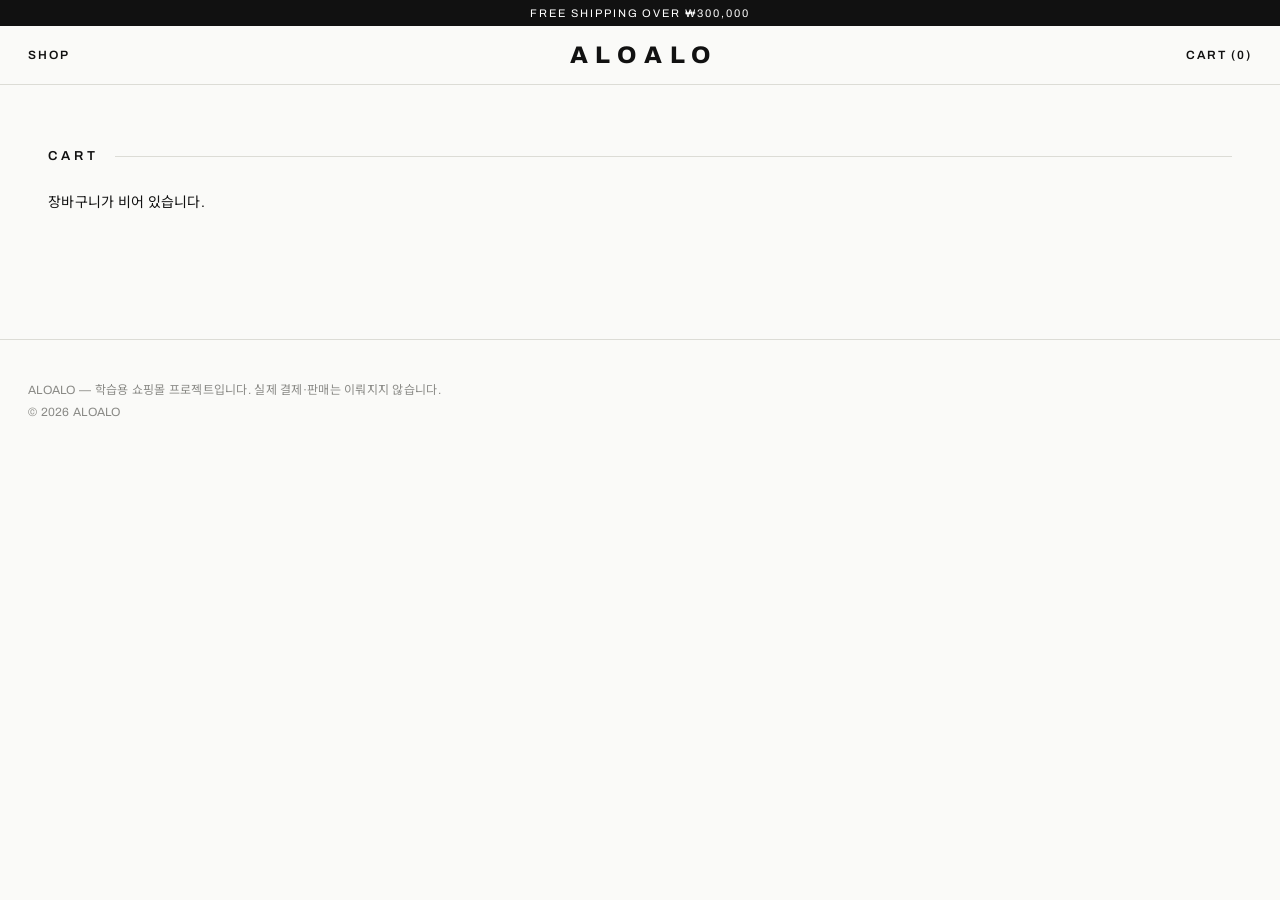
<file: cart.html>
<!doctype html>
<html lang="ko"><head><meta charset="utf-8"><meta name="viewport" content="width=device-width,initial-scale=1">
<title>CART — ALOALO</title><link rel="stylesheet" href="css/style.css"></head><body>
<header id="site-header"></header>
<main class="section"><h2>CART</h2><div id="cart"></div></main>
<footer id="site-footer"></footer>
<script src="js/data.js"></script><script src="js/cart.js"></script><script src="js/main.js"></script>
<script>
const draw = () => {
  const items = Cart.load();
  const el = document.getElementById("cart");
  if (!items.length) { el.innerHTML = "<p>장바구니가 비어 있습니다.</p>"; return; }
  el.innerHTML = items.map(i => { const p = PRODUCTS.find(x => x.id === i.id); return `
    <div class="row"><span>${p.name} / ${i.size}</span>
    <span><button data-a="-" data-id="${i.id}" data-s="${i.size}">−</button> ${i.qty}
    <button data-a="+" data-id="${i.id}" data-s="${i.size}">+</button></span>
    <span>${won(p.price*i.qty)}</span>
    <button data-a="x" data-id="${i.id}" data-s="${i.size}">✕</button></div>`; }).join("")
    + `<div class="total">TOTAL ${won(Cart.total())}</div><button class="btn" onclick="alert('학습용 프로젝트라 결제는 지원하지 않습니다.')">CHECKOUT</button>`;
  el.querySelectorAll("[data-a]").forEach(b => b.onclick = () => {
    const id = Number(b.dataset.id), s = b.dataset.s, cur = Cart.load().find(i => i.id === id && i.size === s).qty;
    if (b.dataset.a === "+") Cart.setQty(id, s, cur + 1);
    else if (b.dataset.a === "-") Cart.setQty(id, s, cur - 1);
    else Cart.remove(id, s);
    draw();
  });
};
draw();
</script>
</body></html>
</file>
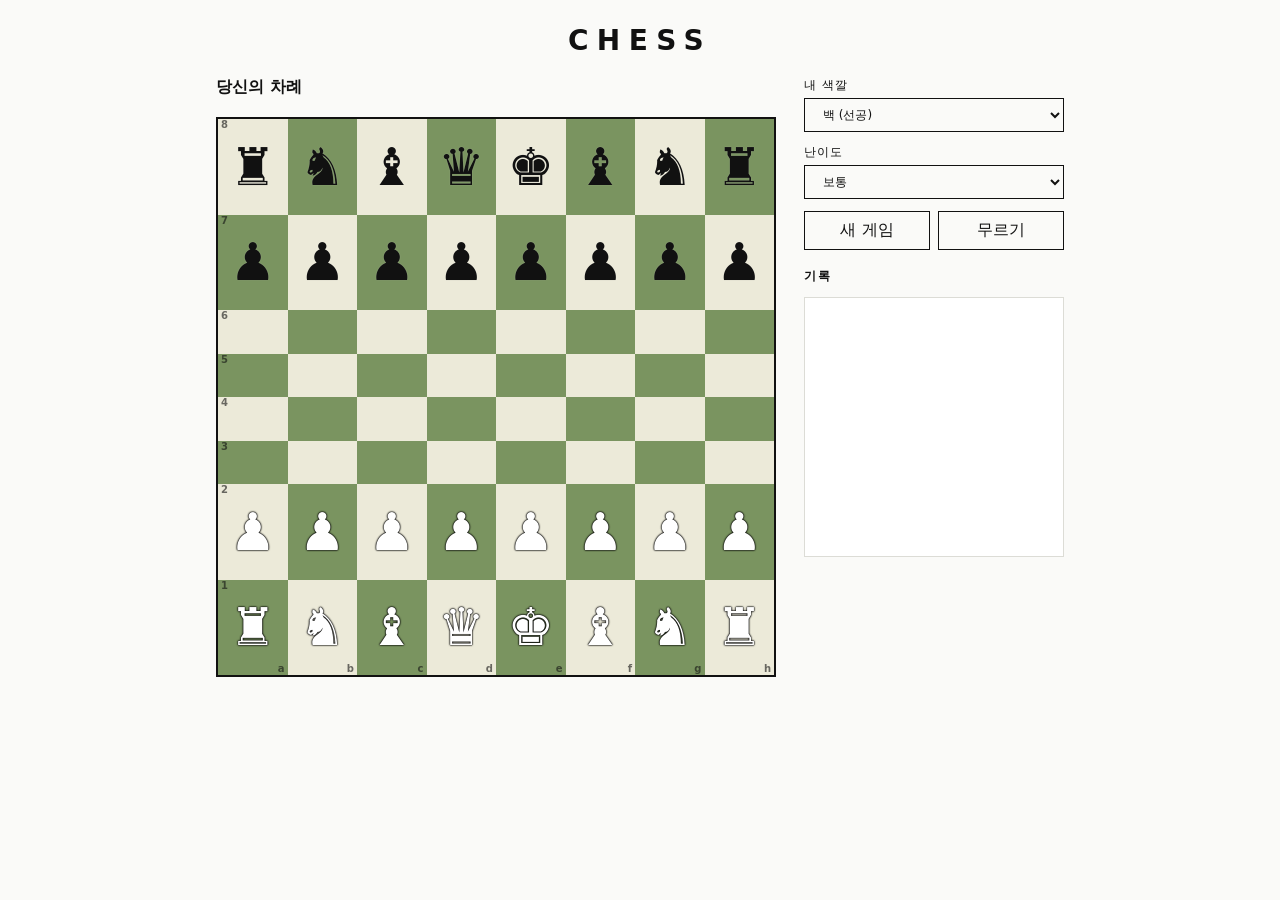
<file: chess.html>
<!doctype html>
<html lang="ko"><head><meta charset="utf-8"><meta name="viewport" content="width=device-width,initial-scale=1">
<title>CHESS — ALOALO</title><link rel="stylesheet" href="css/chess.css"></head><body>
<main class="wrap">
  <h1>CHESS</h1>
  <div class="layout">
    <div class="board-box">
      <div class="status" id="status"></div>
      <div class="board" id="board" role="grid" aria-label="체스판"></div>
    </div>
    <aside class="panel">
      <label>내 색깔
        <select id="side"><option value="w">백 (선공)</option><option value="b">흑 (후공)</option></select>
      </label>
      <label>난이도
        <select id="level"><option value="1">쉬움</option><option value="2" selected>보통</option><option value="3">어려움</option></select>
      </label>
      <div class="btns"><button id="new">새 게임</button><button id="undo">무르기</button></div>
      <h2>기록</h2>
      <ol class="moves" id="moves"></ol>
    </aside>
  </div>
  <div class="modal" id="promo" hidden><div class="promo-box" id="promoBox"></div></div>
</main>
<script src="js/chess-engine.js"></script><script src="js/chess.js"></script>
</body></html>
</file>
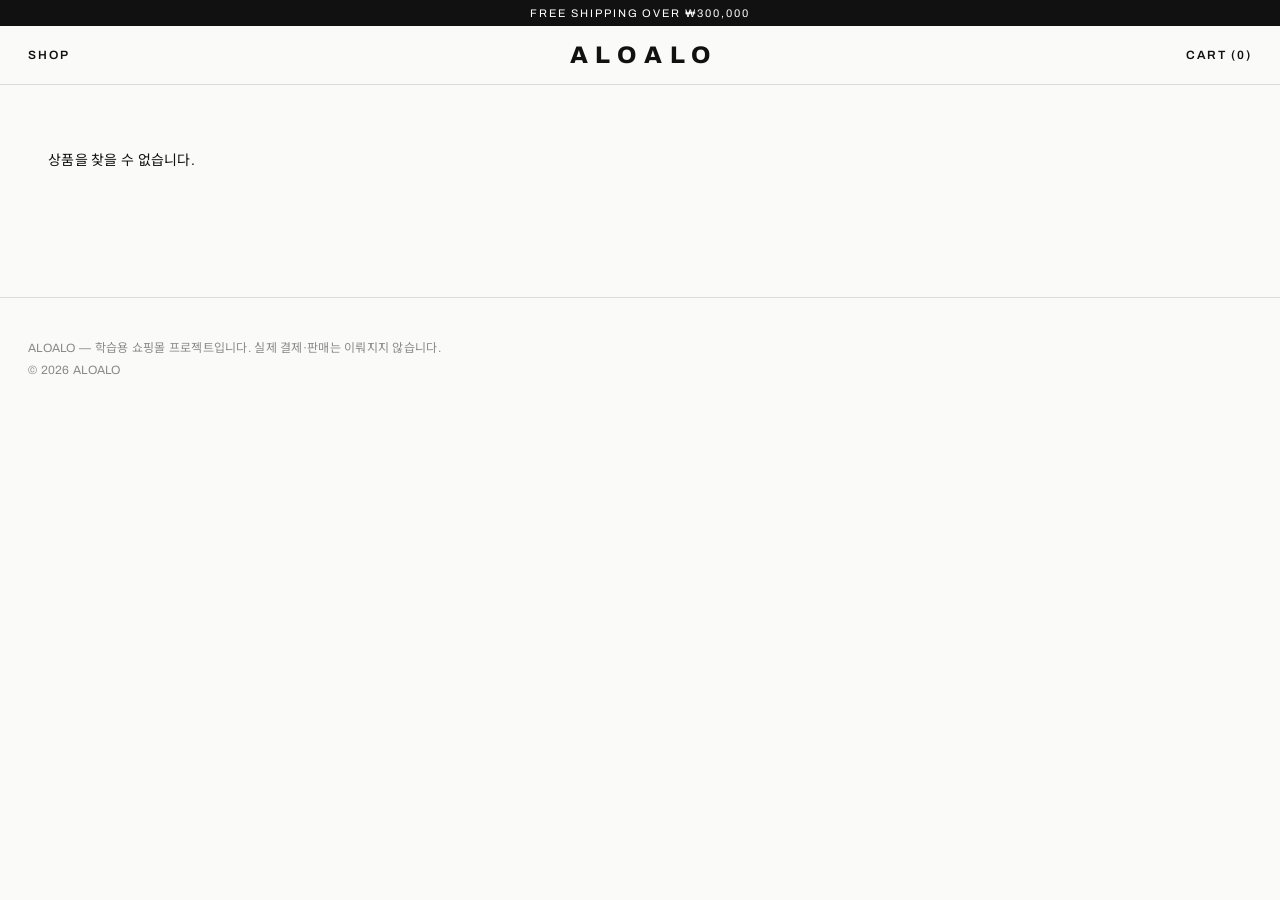
<file: product.html>
<!doctype html>
<html lang="ko"><head><meta charset="utf-8"><meta name="viewport" content="width=device-width,initial-scale=1">
<title>PRODUCT — ALOALO</title><link rel="stylesheet" href="css/style.css"></head><body>
<header id="site-header"></header>
<main class="section detail" id="detail"></main>
<footer id="site-footer"></footer>
<script src="js/data.js"></script><script src="js/cart.js"></script><script src="js/main.js"></script>
<script>
const p = PRODUCTS.find(x => x.id === Number(new URLSearchParams(location.search).get("id")));
const box = document.getElementById("detail");
if (!p) { box.innerHTML = "<p>상품을 찾을 수 없습니다.</p>"; } else {
  box.innerHTML = `
    <div class="thumb big"><span>${p.name}</span></div>
    <div class="info">
      <h1>${p.name}</h1><div class="card-price">${won(p.price)}</div><p>${p.desc}</p>
      <div class="sizes" id="sizes">${p.sizes.map((s,i)=>`<button class="${i===0?"on":""}" data-s="${s}">${s}</button>`).join("")}</div>
      <button class="btn" id="add">ADD TO CART</button>
    </div>`;
  let size = p.sizes[0];
  document.querySelectorAll("#sizes button").forEach(b => b.onclick = () => {
    size = b.dataset.s; document.querySelectorAll("#sizes button").forEach(x => x.classList.toggle("on", x === b));
  });
  document.getElementById("add").onclick = () => { Cart.add(p.id, size); alert("장바구니에 담았습니다."); };
}
</script>
</body></html>
</file>
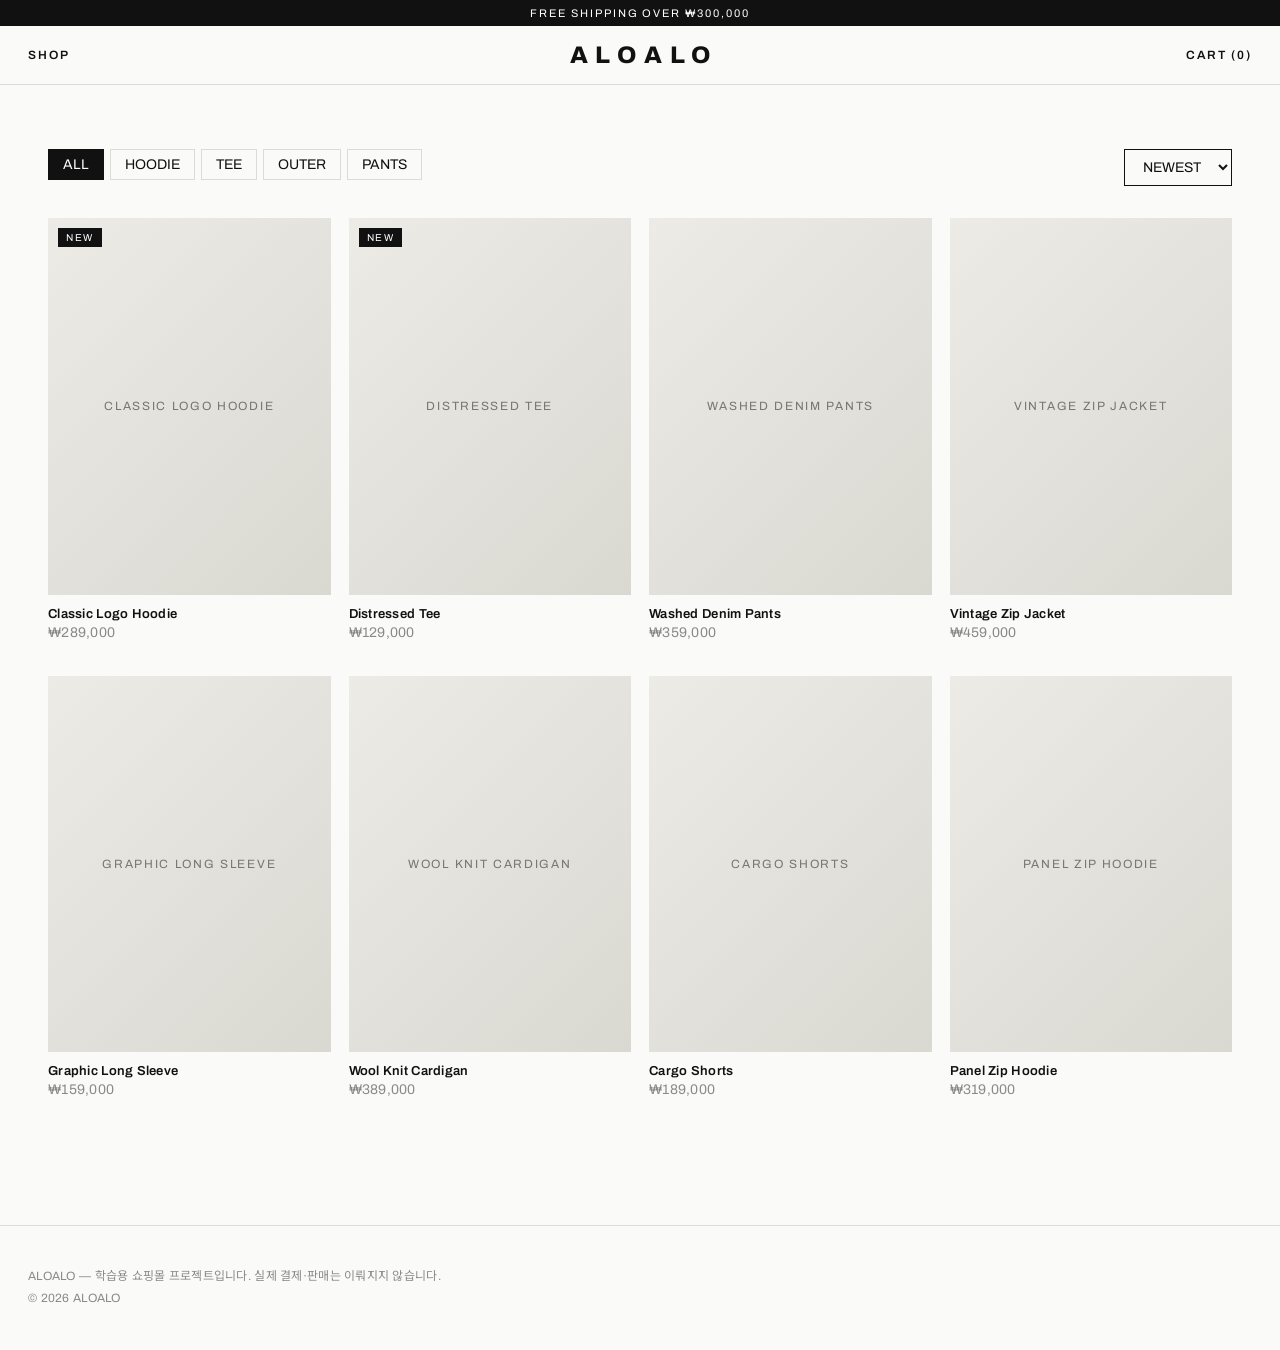
<file: products.html>
<!doctype html>
<html lang="ko"><head><meta charset="utf-8"><meta name="viewport" content="width=device-width,initial-scale=1">
<title>SHOP — ALOALO</title><link rel="stylesheet" href="css/style.css"></head><body>
<header id="site-header"></header>
<main class="section">
  <div class="toolbar">
    <div id="filters" class="filters"></div>
    <select id="sort"><option value="new">NEWEST</option><option value="low">PRICE ↑</option><option value="high">PRICE ↓</option></select>
  </div>
  <div class="grid" id="list"></div>
</main>
<footer id="site-footer"></footer>
<script src="js/data.js"></script><script src="js/cart.js"></script><script src="js/main.js"></script>
<script>
let cat = "all";
const render = () => {
  let items = PRODUCTS.filter(p => cat === "all" || p.category === cat);
  const s = document.getElementById("sort").value;
  if (s === "low") items.sort((a,b)=>a.price-b.price);
  if (s === "high") items.sort((a,b)=>b.price-a.price);
  document.getElementById("list").innerHTML = items.map(productCard).join("");
  document.getElementById("filters").innerHTML = CATEGORIES.map(c =>
    `<button class="${c.key===cat?"on":""}" data-k="${c.key}">${c.label}</button>`).join("");
  document.querySelectorAll("#filters button").forEach(b => b.onclick = () => { cat = b.dataset.k; render(); });
};
document.getElementById("sort").onchange = render;
render();
</script>
</body></html>
</file>
<file: css/style.css>
@import url("https://fonts.googleapis.com/css2?family=Archivo:wght@400;600;800&family=Noto+Sans+KR:wght@400;500;700&display=swap");
:root { --bg:#fafaf8; --fg:#111; --mute:#8a8a86; --line:#dcdcd6; --accent:#b3121b; --ease:cubic-bezier(.2,.7,.2,1); }
* { box-sizing:border-box; margin:0; padding:0; }
html { scroll-behavior:smooth; }
body { font-family:"Archivo","Noto Sans KR",sans-serif; color:var(--fg); background:var(--bg); font-size:14px; letter-spacing:.02em; -webkit-font-smoothing:antialiased; }
a { color:inherit; text-decoration:none; }
button, select { font:inherit; cursor:pointer; background:none; color:inherit; border:1px solid var(--fg); padding:7px 14px; transition:background .25s var(--ease), color .25s var(--ease); }
button:hover, select:hover { background:var(--fg); color:#fff; }
:focus-visible { outline:2px solid var(--accent); outline-offset:2px; }

/* 헤더 */
#site-header { position:sticky; top:0; z-index:10; background:rgba(250,250,248,.92); backdrop-filter:blur(8px); }
.notice { background:var(--fg); color:#fff; text-align:center; font-size:11px; padding:7px; letter-spacing:.18em; }
.nav { display:grid; grid-template-columns:1fr auto 1fr; align-items:center; padding:16px 28px; border-bottom:1px solid var(--line); font-size:12px; letter-spacing:.16em; font-weight:600; }
.nav a { position:relative; }
.nav-left::after, .nav-right::after { content:""; position:absolute; left:0; right:0; bottom:-4px; height:1px; background:var(--fg); transform:scaleX(0); transform-origin:left; transition:transform .3s var(--ease); }
.nav-left:hover::after, .nav-right:hover::after { transform:scaleX(1); }
.logo { font-size:24px; font-weight:800; letter-spacing:.32em; margin-right:-.32em; }
.nav-right { text-align:right; justify-self:end; }

/* 히어로 */
.hero { position:relative; height:78vh; min-height:420px; display:flex; flex-direction:column; gap:28px; align-items:center; justify-content:center; text-align:center; color:#fff; overflow:hidden;
  background:radial-gradient(ellipse at 30% 20%, #3a3a3a, transparent 60%), radial-gradient(ellipse at 80% 90%, #5a0f14, transparent 55%), #161616; }
.hero::before { content:""; position:absolute; inset:0; opacity:.18; mix-blend-mode:overlay;
  background-image:url("data:image/svg+xml;utf8,<svg xmlns='http://www.w3.org/2000/svg' width='160' height='160'><filter id='n'><feTurbulence baseFrequency='.8' numOctaves='2'/></filter><rect width='100%' height='100%' filter='url(%23n)'/></svg>"); }
.hero > * { position:relative; animation:rise .9s var(--ease) both; }
.hero small { letter-spacing:.4em; font-size:11px; color:#ccc; }
.hero h1 { font-size:clamp(40px,9vw,120px); font-weight:800; letter-spacing:.06em; line-height:.95; }
.hero .btn { animation-delay:.25s; }
@keyframes rise { from { opacity:0; transform:translateY(24px); } to { opacity:1; transform:none; } }
.btn { display:inline-block; background:#fff; color:var(--fg); border:1px solid #fff; padding:14px 34px; font-size:12px; font-weight:600; letter-spacing:.22em; transition:background .3s var(--ease), color .3s var(--ease); }
.btn:hover { background:transparent; color:#fff; }
.section .btn, .info .btn { background:var(--fg); color:#fff; border-color:var(--fg); }
.section .btn:hover, .info .btn:hover { background:transparent; color:var(--fg); }

/* 마퀴 */
.marquee { overflow:hidden; white-space:nowrap; background:var(--accent); color:#fff; font-size:12px; font-weight:600; letter-spacing:.3em; padding:10px 0; }
.marquee span { display:inline-block; padding-left:100%; animation:slide 22s linear infinite; }
@keyframes slide { to { transform:translateX(-100%); } }

/* 섹션 / 그리드 */
.section { max-width:1240px; margin:0 auto; padding:64px 28px; }
.section h2 { margin-bottom:28px; font-size:13px; letter-spacing:.3em; font-weight:600; display:flex; align-items:center; gap:16px; }
.section h2::after { content:""; flex:1; height:1px; background:var(--line); }
.grid { display:grid; grid-template-columns:repeat(4,1fr); gap:36px 18px; }

/* 상품 카드 */
.card { display:block; }
.thumb { position:relative; overflow:hidden; aspect-ratio:3/4; display:flex; align-items:center; justify-content:center; text-align:center; padding:16px; color:#77776f; font-size:12px; letter-spacing:.14em; text-transform:uppercase;
  background:linear-gradient(135deg,#ecebe6,#d9d8d1); transition:background .4s var(--ease); }
.thumb span { position:relative; transition:transform .5s var(--ease); }
.card:hover .thumb { background:linear-gradient(135deg,#dedcd5,#c8c6bd); }
.card:hover .thumb span { transform:scale(1.08); }
.tag { font-style:normal; position:absolute; top:10px; left:10px; background:var(--fg); color:#fff; font-size:10px; letter-spacing:.16em; padding:4px 8px; }
.card-name { margin-top:12px; font-weight:600; font-size:13px; }
.card-price { color:var(--mute); margin-top:4px; }

/* 목록 도구 */
.toolbar { display:flex; justify-content:space-between; gap:12px; flex-wrap:wrap; margin-bottom:32px; }
.filters button { margin:0 6px 6px 0; border-color:var(--line); }
.filters .on, .sizes .on { background:var(--fg); color:#fff; border-color:var(--fg); }

/* 상세 */
.detail { display:grid; grid-template-columns:1fr 1fr; gap:56px; }
.thumb.big { aspect-ratio:4/5; }
.info { display:flex; flex-direction:column; gap:18px; align-self:start; position:sticky; top:110px; }
.info h1 { font-size:28px; font-weight:800; letter-spacing:.04em; }
.info .card-price { font-size:18px; color:var(--fg); }
.info p { color:#55554f; line-height:1.7; }
.sizes button { margin:0 6px 6px 0; min-width:48px; }

/* 장바구니 */
.row { display:grid; grid-template-columns:2fr 1fr 1fr auto; gap:12px; padding:18px 0; border-bottom:1px solid var(--line); align-items:center; }
.row button { padding:4px 10px; }
.total { text-align:right; padding:24px 0; font-weight:800; font-size:18px; letter-spacing:.08em; }

#site-footer { border-top:1px solid var(--line); margin-top:64px; padding:40px 28px; color:var(--mute); font-size:12px; line-height:1.8; }
.footer-inner { max-width:1240px; margin:0 auto; }

@media (max-width:800px) {
  .grid { grid-template-columns:repeat(2,1fr); gap:28px 12px; }
  .detail { grid-template-columns:1fr; gap:28px; } .info { position:static; }
  .nav { padding:14px 16px; } .section { padding:40px 16px; }
  .row { grid-template-columns:1fr 1fr; }
}
@media (prefers-reduced-motion:reduce) { *, *::before { animation:none !important; transition:none !important; } }
</file>
<file: css/chess.css>
:root { --bg:#fafaf8; --fg:#111; --line:#dcdcd6; --light:#ecead9; --dark:#7a9460; --accent:#b3121b; }
* { box-sizing:border-box; margin:0; padding:0; }
body { font-family:"Noto Sans KR",system-ui,sans-serif; background:var(--bg); color:var(--fg); }
.wrap { max-width:960px; margin:0 auto; padding:24px 16px 48px; }
h1 { font-size:28px; font-weight:800; letter-spacing:.3em; margin-bottom:20px; text-align:center; }
.layout { display:flex; gap:28px; justify-content:center; align-items:flex-start; flex-wrap:wrap; }
.board-box { width:min(92vw,560px); }
.status { height:32px; font-weight:700; margin-bottom:8px; }
.board { display:grid; grid-template-columns:repeat(8,1fr); aspect-ratio:1; border:2px solid var(--fg); user-select:none; }
.sq { position:relative; display:flex; align-items:center; justify-content:center; cursor:pointer; font-size:min(9vw,52px); line-height:1; }
.sq.l { background:var(--light); } .sq.d { background:var(--dark); }
.sq.last { box-shadow:inset 0 0 0 100px rgba(255,220,0,.35); }
.sq.sel { box-shadow:inset 0 0 0 100px rgba(80,160,255,.5); }
.sq.chk { box-shadow:inset 0 0 0 100px rgba(220,30,30,.55); }
.sq.hint::after { content:""; position:absolute; width:28%; height:28%; border-radius:50%; background:rgba(0,0,0,.28); }
.sq.hint.cap::after { width:86%; height:86%; background:none; border:4px solid rgba(0,0,0,.3); }
.pc.w { color:#fff; text-shadow:0 0 2px #000,0 0 2px #000,0 0 1px #000; }
.pc.b { color:#111; text-shadow:0 0 1px rgba(255,255,255,.4); }
.co { position:absolute; font-size:10px; font-weight:700; opacity:.6; }
.co.f { right:3px; bottom:1px; } .co.r { left:3px; top:1px; }
.panel { width:min(92vw,260px); display:flex; flex-direction:column; gap:12px; }
label { display:flex; flex-direction:column; gap:4px; font-size:12px; letter-spacing:.08em; }
button, select { font:inherit; cursor:pointer; background:none; color:inherit; border:1px solid var(--fg); padding:8px 14px; transition:background .2s, color .2s; }
button:hover, select:hover { background:var(--fg); color:#fff; }
.btns { display:flex; gap:8px; } .btns button { flex:1; }
h2 { font-size:12px; letter-spacing:.2em; margin-top:6px; }
.moves { height:260px; overflow:auto; border:1px solid var(--line); padding:8px 8px 8px 30px; font-size:13px; line-height:1.8; background:#fff; }
.modal { position:fixed; inset:0; background:rgba(0,0,0,.5); display:flex; align-items:center; justify-content:center; }
.modal[hidden] { display:none; }
.promo-box { background:#fff; padding:14px; display:flex; gap:10px; }
.promo-box button { font-size:44px; padding:6px 14px; line-height:1; }
</file>
